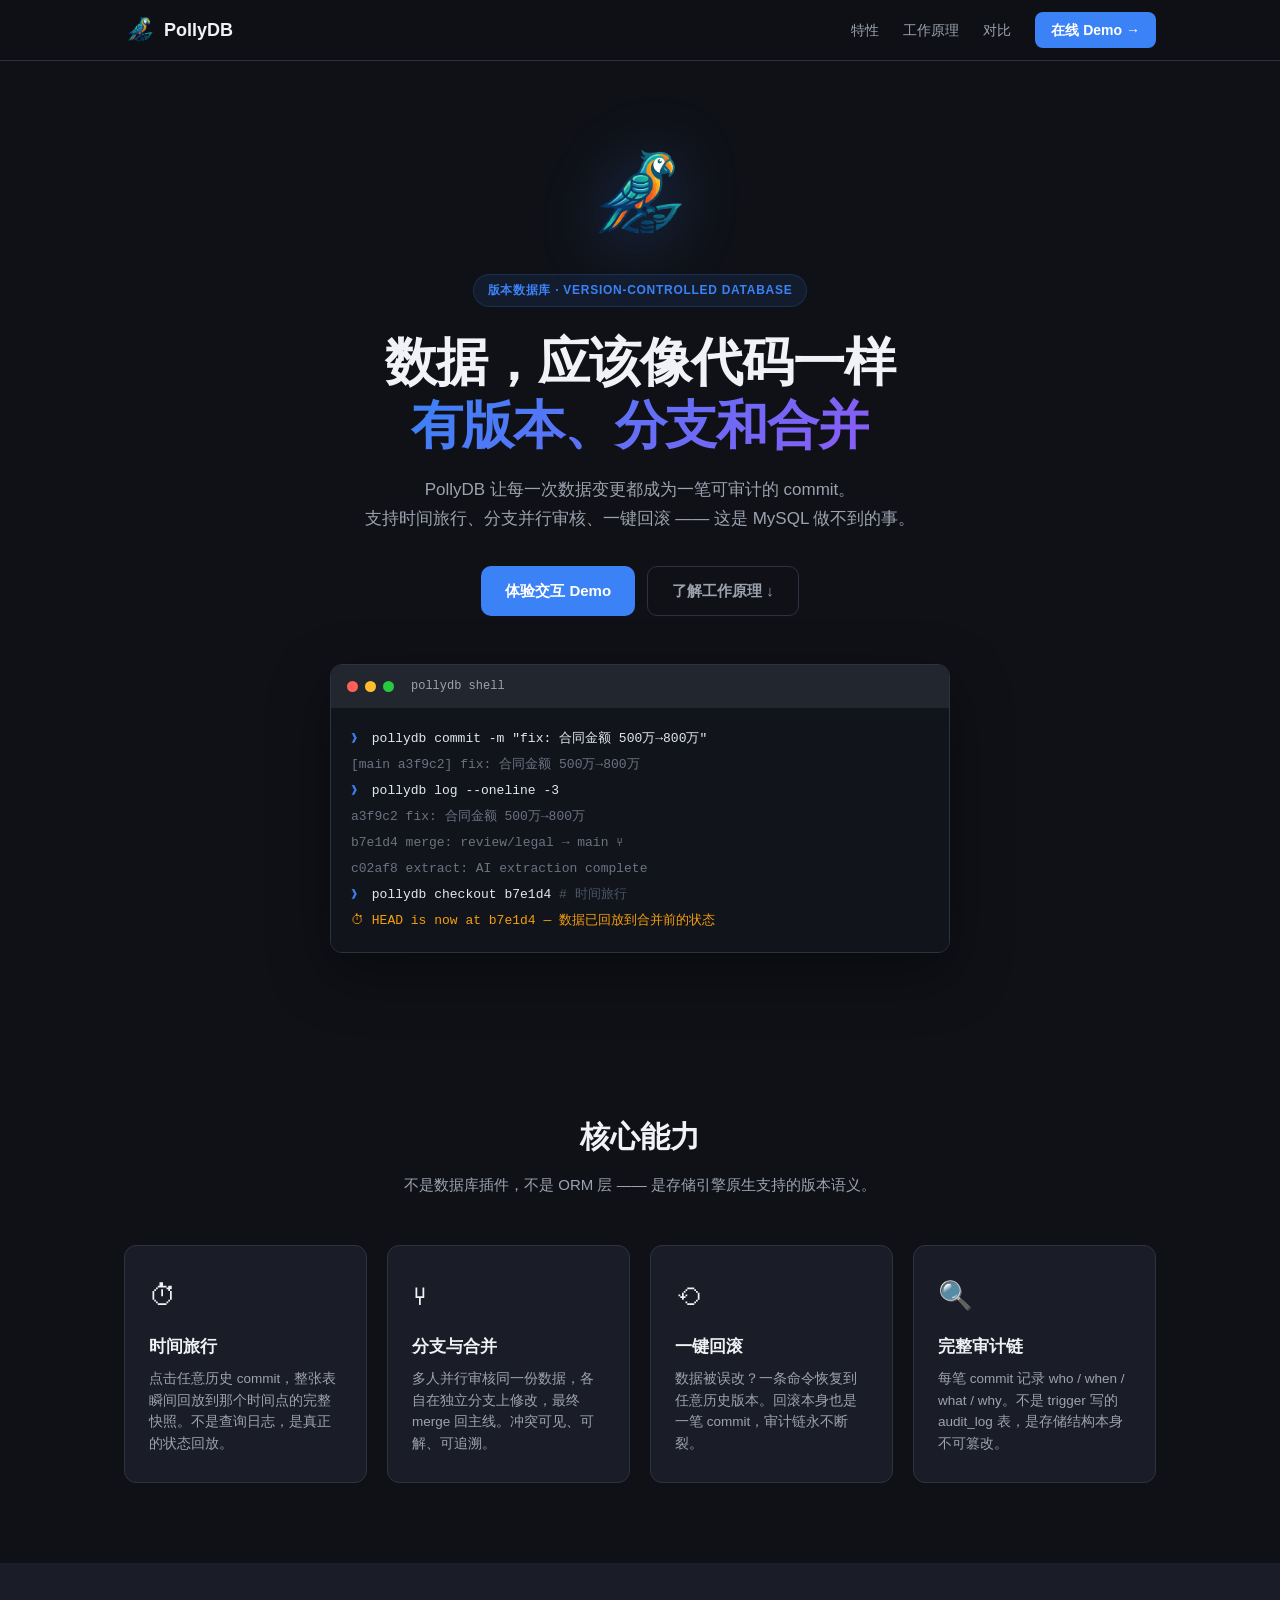
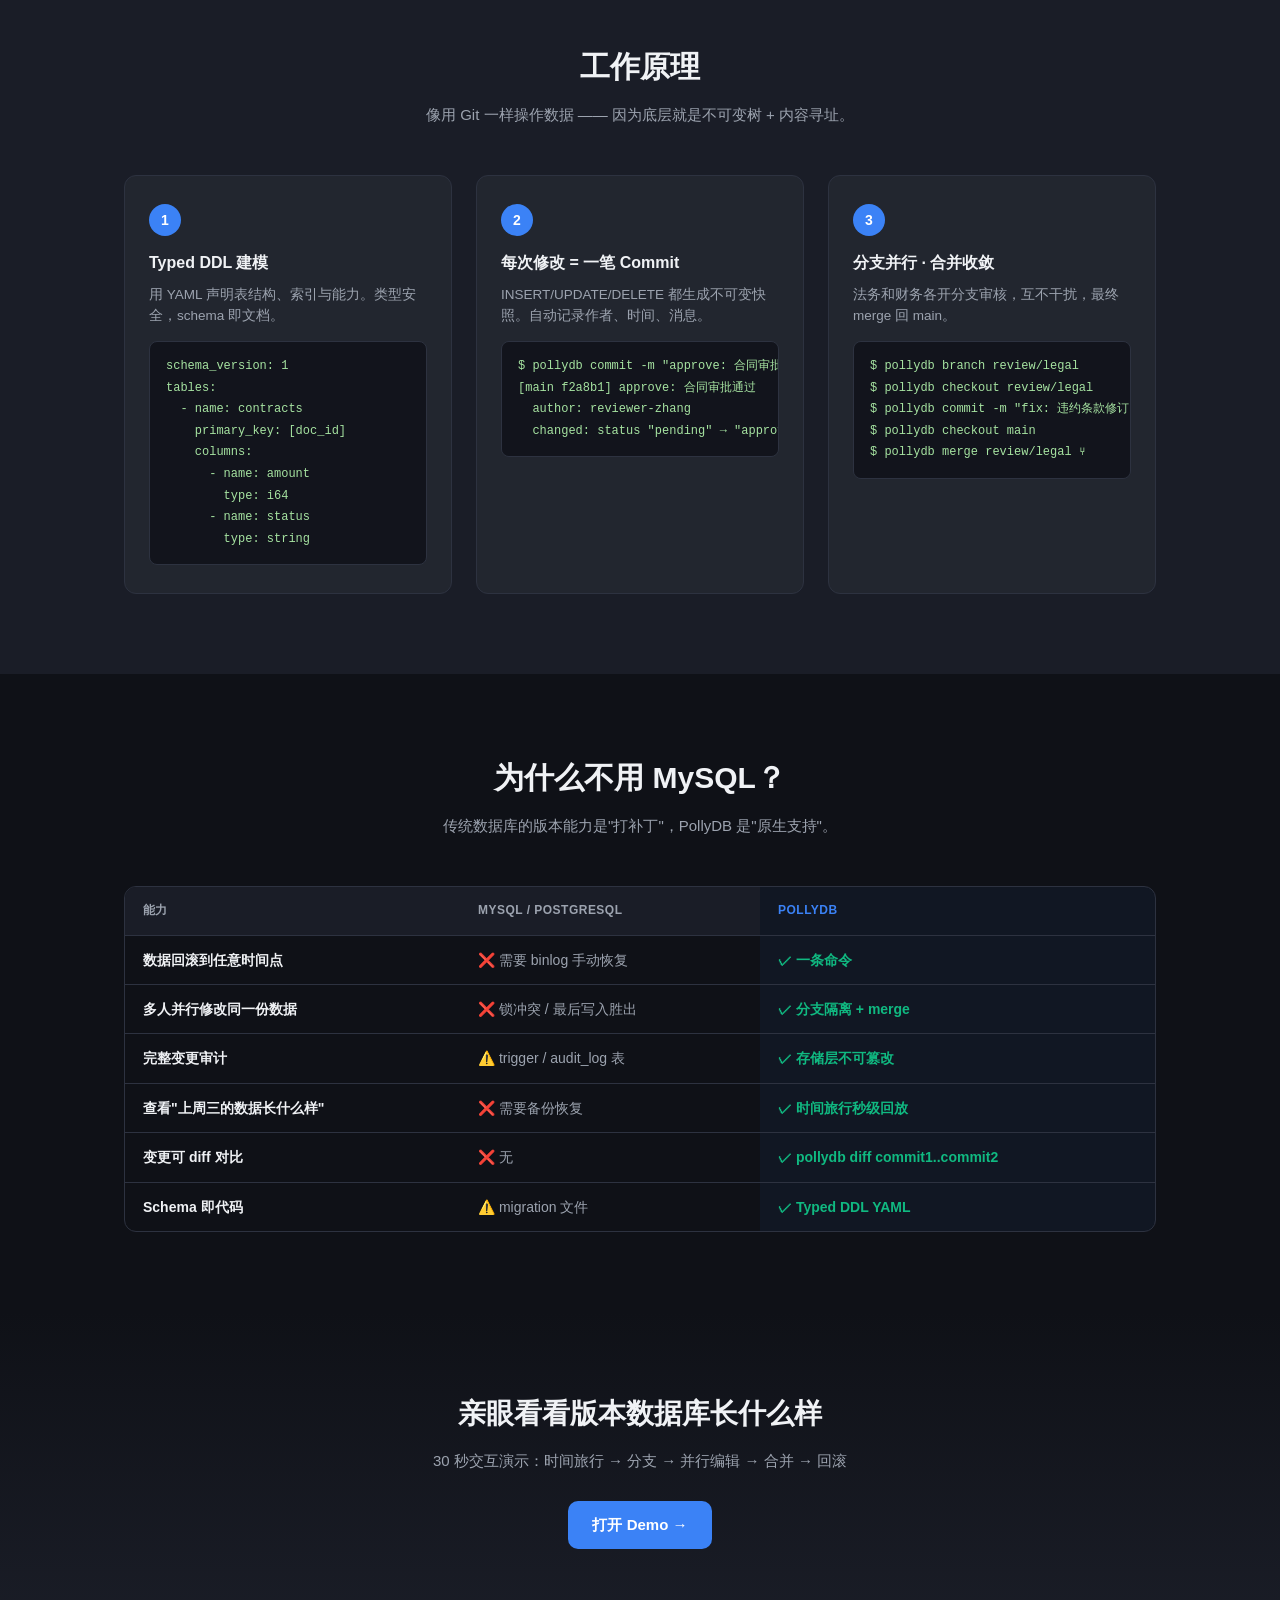
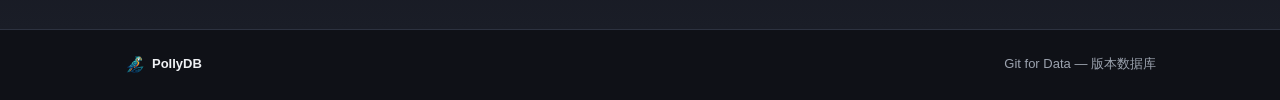
<file: demo/index.html>
<!doctype html>
<html lang="zh-CN">
<head>
  <meta charset="utf-8" />
  <meta name="viewport" content="width=device-width, initial-scale=1" />
  <title>PollyDB — Git for Data</title>
  <meta name="description" content="PollyDB 是版本数据库：数据像代码一样拥有提交历史、分支、合并与回滚能力。" />
  <link rel="stylesheet" href="./landing.css" />
</head>
<body>
  <!-- Nav -->
  <nav class="nav">
    <div class="container nav-inner">
      <a class="nav-brand" href="#">
        <img class="nav-logo" src="../assets/pollydb_logo.png" alt="PollyDB" />
        PollyDB
      </a>
      <div class="nav-links">
        <a href="#features">特性</a>
        <a href="#how">工作原理</a>
        <a href="#compare">对比</a>
        <a href="./commercialization/" class="nav-cta">在线 Demo →</a>
      </div>
    </div>
  </nav>

  <!-- Hero -->
  <header class="hero">
    <div class="container">
      <img class="hero-logo" src="../assets/pollydb_logo.png" alt="PollyDB" />
      <div class="hero-badge">版本数据库 · Version-Controlled Database</div>
      <h1>数据，应该像代码一样<br><span class="gradient-text">有版本、分支和合并</span></h1>
      <p class="hero-sub">PollyDB 让每一次数据变更都成为一笔可审计的 commit。<br>支持时间旅行、分支并行审核、一键回滚 —— 这是 MySQL 做不到的事。</p>
      <div class="hero-actions">
        <a href="./commercialization/" class="btn-hero primary">体验交互 Demo</a>
        <a href="#how" class="btn-hero ghost">了解工作原理 ↓</a>
      </div>
      <div class="hero-terminal">
        <div class="ht-header">
          <span class="ht-dot r"></span><span class="ht-dot y"></span><span class="ht-dot g"></span>
          <span class="ht-title">pollydb shell</span>
        </div>
        <div class="ht-body">
          <div class="ht-line"><span class="ht-prompt">❯</span> pollydb commit -m "fix: 合同金额 500万→800万"</div>
          <div class="ht-line ht-out">[main a3f9c2] fix: 合同金额 500万→800万</div>
          <div class="ht-line"><span class="ht-prompt">❯</span> pollydb log --oneline -3</div>
          <div class="ht-line ht-out">a3f9c2 fix: 合同金额 500万→800万</div>
          <div class="ht-line ht-out">b7e1d4 merge: review/legal → main ⑂</div>
          <div class="ht-line ht-out">c02af8 extract: AI extraction complete</div>
          <div class="ht-line"><span class="ht-prompt">❯</span> pollydb checkout b7e1d4 <span class="ht-comment"># 时间旅行</span></div>
          <div class="ht-line ht-out ht-highlight">⏱ HEAD is now at b7e1d4 — 数据已回放到合并前的状态</div>
        </div>
      </div>
    </div>
  </header>

  <!-- Features -->
  <section class="section" id="features">
    <div class="container">
      <h2 class="section-title">核心能力</h2>
      <p class="section-sub">不是数据库插件，不是 ORM 层 —— 是存储引擎原生支持的版本语义。</p>
      <div class="feature-grid">
        <div class="feature-card" data-anim>
          <div class="feature-icon">⏱</div>
          <h3>时间旅行</h3>
          <p>点击任意历史 commit，整张表瞬间回放到那个时间点的完整快照。不是查询日志，是真正的状态回放。</p>
        </div>
        <div class="feature-card" data-anim>
          <div class="feature-icon">⑂</div>
          <h3>分支与合并</h3>
          <p>多人并行审核同一份数据，各自在独立分支上修改，最终 merge 回主线。冲突可见、可解、可追溯。</p>
        </div>
        <div class="feature-card" data-anim>
          <div class="feature-icon">⟲</div>
          <h3>一键回滚</h3>
          <p>数据被误改？一条命令恢复到任意历史版本。回滚本身也是一笔 commit，审计链永不断裂。</p>
        </div>
        <div class="feature-card" data-anim>
          <div class="feature-icon">🔍</div>
          <h3>完整审计链</h3>
          <p>每笔 commit 记录 who / when / what / why。不是 trigger 写的 audit_log 表，是存储结构本身不可篡改。</p>
        </div>
      </div>
    </div>
  </section>

  <!-- How it works -->
  <section class="section alt" id="how">
    <div class="container">
      <h2 class="section-title">工作原理</h2>
      <p class="section-sub">像用 Git 一样操作数据 —— 因为底层就是不可变树 + 内容寻址。</p>
      <div class="how-grid">
        <div class="how-step" data-anim>
          <div class="how-num">1</div>
          <h4>Typed DDL 建模</h4>
          <p>用 YAML 声明表结构、索引与能力。类型安全，schema 即文档。</p>
          <pre class="how-code">schema_version: 1
tables:
  - name: contracts
    primary_key: [doc_id]
    columns:
      - name: amount
        type: i64
      - name: status
        type: string</pre>
        </div>
        <div class="how-step" data-anim>
          <div class="how-num">2</div>
          <h4>每次修改 = 一笔 Commit</h4>
          <p>INSERT/UPDATE/DELETE 都生成不可变快照。自动记录作者、时间、消息。</p>
          <pre class="how-code">$ pollydb commit -m "approve: 合同审批通过"
[main f2a8b1] approve: 合同审批通过
  author: reviewer-zhang
  changed: status "pending" → "approved"</pre>
        </div>
        <div class="how-step" data-anim>
          <div class="how-num">3</div>
          <h4>分支并行 · 合并收敛</h4>
          <p>法务和财务各开分支审核，互不干扰，最终 merge 回 main。</p>
          <pre class="how-code">$ pollydb branch review/legal
$ pollydb checkout review/legal
$ pollydb commit -m "fix: 违约条款修订"
$ pollydb checkout main
$ pollydb merge review/legal ⑂</pre>
        </div>
      </div>
    </div>
  </section>

  <!-- Comparison -->
  <section class="section" id="compare">
    <div class="container">
      <h2 class="section-title">为什么不用 MySQL？</h2>
      <p class="section-sub">传统数据库的版本能力是"打补丁"，PollyDB 是"原生支持"。</p>
      <div class="compare-table" data-anim>
        <table>
          <thead>
            <tr><th>能力</th><th>MySQL / PostgreSQL</th><th class="highlight-col">PollyDB</th></tr>
          </thead>
          <tbody>
            <tr><td>数据回滚到任意时间点</td><td>❌ 需要 binlog 手动恢复</td><td class="highlight-col">✓ 一条命令</td></tr>
            <tr><td>多人并行修改同一份数据</td><td>❌ 锁冲突 / 最后写入胜出</td><td class="highlight-col">✓ 分支隔离 + merge</td></tr>
            <tr><td>完整变更审计</td><td>⚠️ trigger / audit_log 表</td><td class="highlight-col">✓ 存储层不可篡改</td></tr>
            <tr><td>查看"上周三的数据长什么样"</td><td>❌ 需要备份恢复</td><td class="highlight-col">✓ 时间旅行秒级回放</td></tr>
            <tr><td>变更可 diff 对比</td><td>❌ 无</td><td class="highlight-col">✓ pollydb diff commit1..commit2</td></tr>
            <tr><td>Schema 即代码</td><td>⚠️ migration 文件</td><td class="highlight-col">✓ Typed DDL YAML</td></tr>
          </tbody>
        </table>
      </div>
    </div>
  </section>

  <!-- CTA -->
  <section class="cta-section">
    <div class="container">
      <h2>亲眼看看版本数据库长什么样</h2>
      <p>30 秒交互演示：时间旅行 → 分支 → 并行编辑 → 合并 → 回滚</p>
      <a href="./commercialization/" class="btn-hero primary">打开 Demo →</a>
    </div>
  </section>

  <!-- Footer -->
  <footer class="footer">
    <div class="container footer-inner">
      <span class="footer-brand"><img class="footer-logo" src="../assets/pollydb_logo.png" alt="" /> PollyDB</span>
      <span class="footer-note">Git for Data — 版本数据库</span>
    </div>
  </footer>

  <script src="./landing.js"></script>
</body>
</html>
</file>
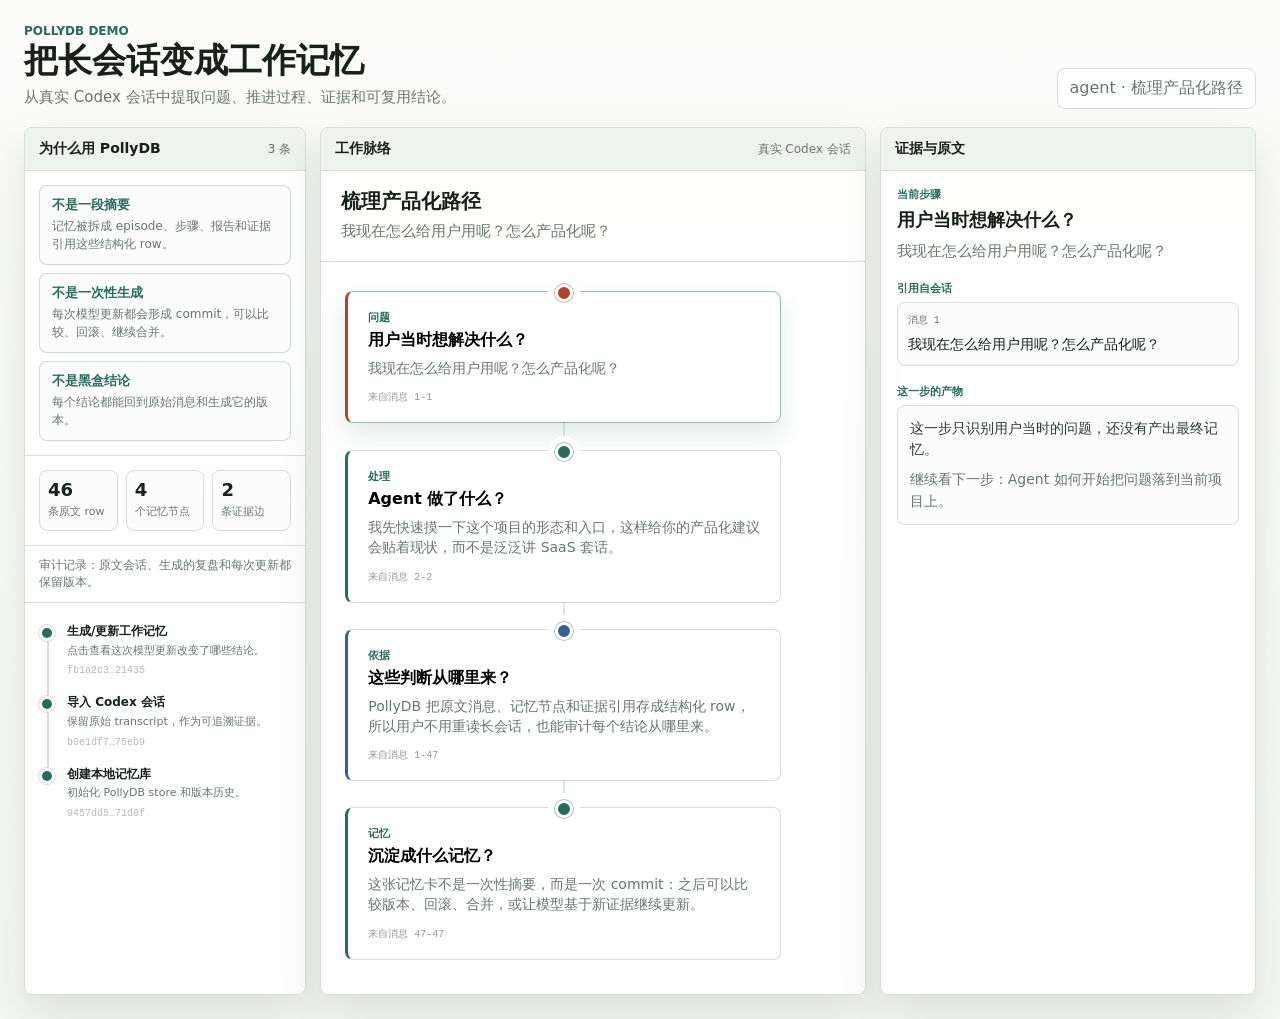
<file: demo/agent-history/index.html>
<!doctype html>
<html lang="zh-CN">
  <head>
    <meta charset="utf-8" />
    <meta name="viewport" content="width=device-width, initial-scale=1" />
    <title>把长会话变成工作记忆</title>
    <meta
      name="description"
      content="从真实 Codex 会话中提取问题、推进过程、证据和可复用结论。"
    />
    <link rel="stylesheet" href="./styles.css" />
  </head>
  <body>
    <main class="shell">
      <header class="topbar">
        <div>
          <p class="eyebrow">PollyDB Demo</p>
          <h1>把长会话变成工作记忆</h1>
          <p class="hero-copy">从真实 Codex 会话中提取问题、推进过程、证据和可复用结论。</p>
        </div>
        <div class="session-chip" id="sessionChip">loading</div>
      </header>

      <section class="workspace" aria-label="Agent history graph workspace">
        <aside class="panel commits-panel">
          <div class="panel-head">
            <h2>为什么用 PollyDB</h2>
            <span id="commitCount">0</span>
          </div>
          <div class="value-cards">
            <div class="value-card">
              <strong>不是一段摘要</strong>
              <span>记忆被拆成 episode、步骤、报告和证据引用这些结构化 row。</span>
            </div>
            <div class="value-card">
              <strong>不是一次性生成</strong>
              <span>每次模型更新都会形成 commit，可以比较、回滚、继续合并。</span>
            </div>
            <div class="value-card">
              <strong>不是黑盒结论</strong>
              <span>每个结论都能回到原始消息和生成它的版本。</span>
            </div>
          </div>
          <div class="summary-facts" id="summaryFacts"></div>
          <p class="panel-note">审计记录：原文会话、生成的复盘和每次更新都保留版本。</p>
          <div class="commit-list" id="commitList"></div>
        </aside>

        <section class="panel graph-panel">
          <div class="panel-head">
            <h2>工作脉络</h2>
            <span id="episodeStatus">真实 Codex 会话</span>
          </div>
          <div class="episode-summary">
            <h3 id="episodeTitle">一次工作会话</h3>
            <p id="episodeIntent"></p>
          </div>
          <div class="graph-stage" id="graphStage"></div>
        </section>

        <aside class="panel evidence-panel">
          <div class="panel-head">
            <h2>证据与原文</h2>
            <span id="rootHash"></span>
          </div>
          <div class="detail-stack">
            <div>
              <p class="label">当前步骤</p>
              <h3 id="detailTitle">选择一个步骤</h3>
              <p id="detailContent"></p>
            </div>
            <div>
              <p class="label">引用自会话</p>
              <div id="evidenceList" class="evidence-list"></div>
            </div>
            <div>
              <p class="label" id="memoryLabel">这一步的产物</p>
              <div id="memoryBlock" class="memory-block"></div>
            </div>
          </div>
        </aside>
      </section>
    </main>
    <script src="./demo-data.js"></script>
    <script src="./app.js"></script>
  </body>
</html>
</file>
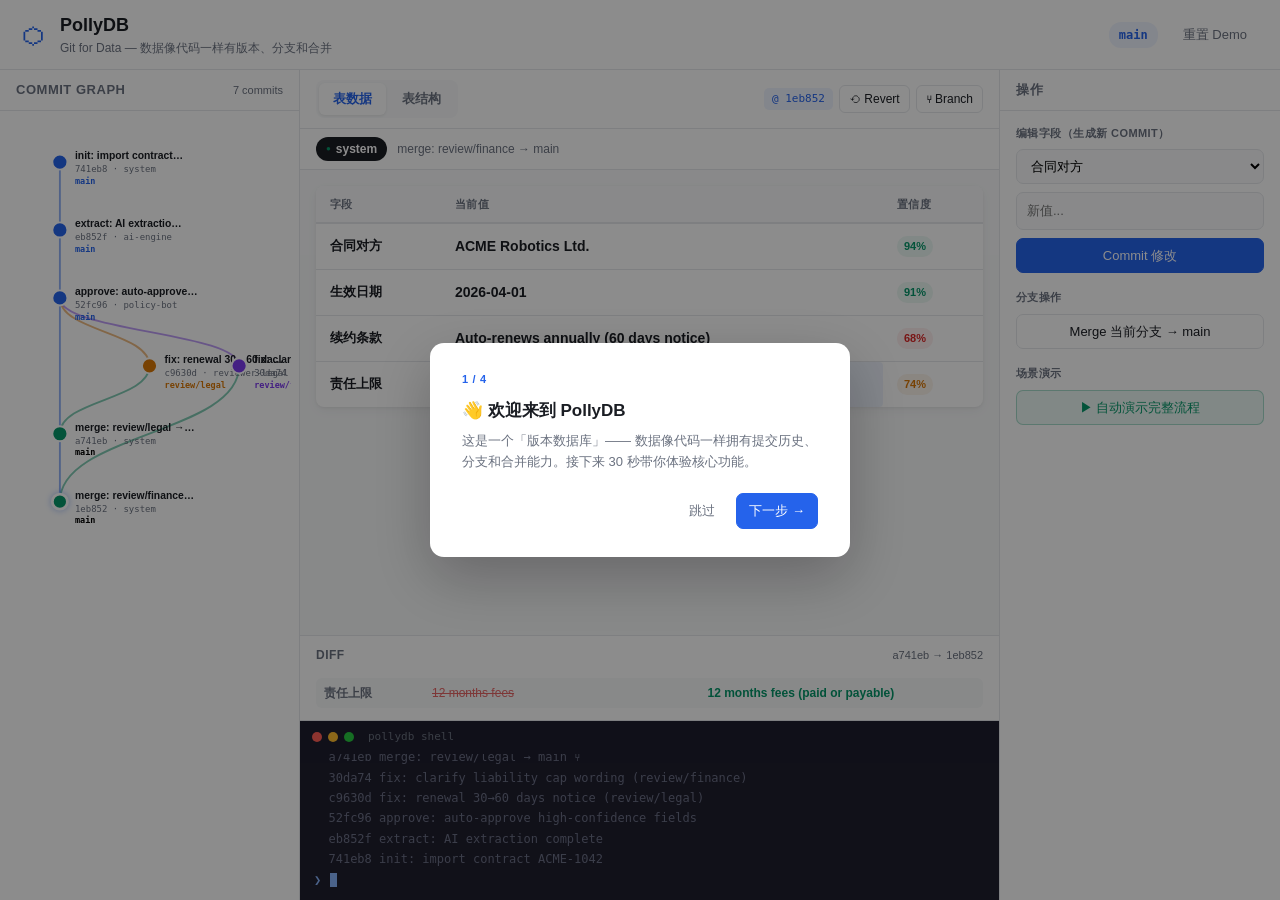
<file: demo/commercialization/index.html>
<!doctype html>
<html lang="zh-CN">
  <head>
    <meta charset="utf-8" />
    <meta name="viewport" content="width=device-width, initial-scale=1" />
    <title>PollyDB · Git for Data</title>
    <meta name="description" content="PollyDB 版本数据库交互演示：时间旅行、回滚、分支与合并。" />
    <link rel="stylesheet" href="./styles.css" />
  </head>
  <body>
    <div id="toastContainer" class="toast-container" aria-live="polite"></div>

    <!-- 引导浮层 -->
    <div class="onboard-overlay" id="onboardOverlay">
      <div class="onboard-card" id="onboardCard">
        <div class="onboard-step" id="onboardStep">1 / 4</div>
        <h3 id="onboardTitle"></h3>
        <p id="onboardDesc"></p>
        <div class="onboard-actions">
          <button class="btn btn-ghost" id="onboardSkip" type="button">跳过</button>
          <button class="btn btn-primary" id="onboardNext" type="button">下一步 →</button>
        </div>
      </div>
    </div>

    <main class="app">
      <!-- 顶栏 -->
      <header class="topbar">
        <div class="brand">
          <span class="brand-icon">⬡</span>
          <div>
            <h1>PollyDB</h1>
            <p>Git for Data — 数据像代码一样有版本、分支和合并</p>
          </div>
        </div>
        <div class="topbar-actions">
          <span class="branch-badge" id="currentBranch">main</span>
          <button class="btn btn-ghost" id="resetBtn" type="button">重置 Demo</button>
        </div>
      </header>

      <div class="main-grid">
        <!-- 左：DAG Commit Graph -->
        <section class="graph-panel">
          <div class="panel-header">
            <h2>Commit Graph</h2>
            <span class="hint" id="commitCount">0 commits</span>
          </div>
          <div class="graph-scroll" id="graphScroll">
            <svg id="dagSvg" class="dag-svg"></svg>
          </div>
        </section>

        <!-- 中：表数据 / 表结构 -->
        <section class="detail-panel">
          <div class="panel-header">
            <div class="tab-bar">
              <button class="tab active" id="tabData" type="button">表数据</button>
              <button class="tab" id="tabSchema" type="button">表结构</button>
            </div>
            <div class="snapshot-actions">
              <code class="snapshot-hash" id="snapshotTitle">@ —</code>
              <button class="btn btn-sm" id="revertBtn" type="button" title="回滚到此版本">⟲ Revert</button>
              <button class="btn btn-sm" id="branchBtn" type="button" title="从此创建分支">⑂ Branch</button>
            </div>
          </div>

          <!-- Commit 审计信息 -->
          <div class="commit-info-bar" id="commitInfoBar">
            <span class="commit-author" id="commitAuthor">—</span>
            <span class="commit-msg-text" id="commitMsg">选择一个 commit 查看详情</span>
          </div>

          <!-- Tab 1: 表数据 -->
          <div class="tab-content active" id="panelData">
            <div class="table-scroll">
              <table class="data-table" id="dataTable"></table>
            </div>
            <!-- Diff -->
            <div class="diff-section">
              <div class="panel-subheader">
                <h3>Diff</h3>
                <span id="diffLabel" class="hint"></span>
              </div>
              <div class="diff-list" id="diffList"></div>
            </div>
          </div>

          <!-- Tab 2: 表结构 -->
          <div class="tab-content" id="panelSchema">
            <div class="yaml-scroll">
              <pre class="yaml-block" id="yamlBlock"></pre>
            </div>
          </div>

          <!-- Terminal -->
          <div class="terminal">
            <div class="terminal-header">
              <span class="terminal-dot red"></span>
              <span class="terminal-dot yellow"></span>
              <span class="terminal-dot green"></span>
              <span class="terminal-title">pollydb shell</span>
            </div>
            <div class="terminal-body" id="terminalBody"></div>
          </div>
        </section>

        <!-- 右：操作面板 -->
        <section class="action-panel">
          <div class="panel-header">
            <h2>操作</h2>
          </div>
          <div class="action-body">
            <div class="action-group">
              <p class="action-label">编辑字段（生成新 commit）</p>
              <select id="fieldSelect" class="select"></select>
              <input id="fieldInput" class="input" type="text" placeholder="新值..." />
              <button class="btn btn-primary btn-block" id="editCommitBtn" type="button">Commit 修改</button>
            </div>
            <div class="action-group">
              <p class="action-label">分支操作</p>
              <button class="btn btn-block" id="mergeBtn" type="button">Merge 当前分支 → main</button>
            </div>
            <div class="action-group">
              <p class="action-label">场景演示</p>
              <button class="btn btn-block btn-accent" id="scenarioBtn" type="button">▶ 自动演示完整流程</button>
            </div>
          </div>
        </section>
      </div>
    </main>
    <script src="./app.js"></script>
  </body>
</html>
</file>
<file: demo/landing.css>
:root {
  --bg: #0f1117;
  --surface: #1a1d27;
  --surface-2: #22262f;
  --ink: #f0f2f5;
  --muted: #9ca3af;
  --line: #2d3240;
  --accent: #3b82f6;
  --accent-2: #8b5cf6;
  --green: #10b981;
  --orange: #f59e0b;
  --radius: 12px;
}

* { box-sizing: border-box; margin: 0; padding: 0; }
html { scroll-behavior: smooth; }
body {
  background: var(--bg); color: var(--ink);
  font-family: -apple-system, BlinkMacSystemFont, "Segoe UI", Inter, "Noto Sans SC", sans-serif;
  font-size: 16px; line-height: 1.6;
  -webkit-font-smoothing: antialiased;
}
a { color: inherit; text-decoration: none; }
.container { max-width: 1080px; margin: 0 auto; padding: 0 24px; }

/* Nav */
.nav { position: fixed; top: 0; left: 0; right: 0; z-index: 100; background: rgba(15,17,23,0.85); backdrop-filter: blur(12px); border-bottom: 1px solid var(--line); }
.nav-inner { display: flex; align-items: center; justify-content: space-between; height: 60px; }
.nav-brand { font-size: 18px; font-weight: 700; display: flex; align-items: center; gap: 8px; }
.nav-logo { height: 32px; width: auto; }
.nav-icon { color: var(--accent); font-size: 22px; }
.nav-links { display: flex; align-items: center; gap: 24px; font-size: 14px; color: var(--muted); }
.nav-links a:hover { color: var(--ink); }
.nav-cta { background: var(--accent); color: #fff !important; padding: 7px 16px; border-radius: 8px; font-weight: 600; transition: 0.2s; }
.nav-cta:hover { background: #2563eb; }

/* Hero */
.hero { padding: 140px 0 80px; text-align: center; }
.hero-logo { display: block; margin: 0 auto 24px; width: 110px; height: auto; filter: drop-shadow(0 8px 32px rgba(59,130,246,0.35)); }
.hero-badge { display: inline-block; font-size: 12px; font-weight: 600; letter-spacing: 0.06em; text-transform: uppercase; color: var(--accent); background: rgba(59,130,246,0.1); border: 1px solid rgba(59,130,246,0.2); padding: 6px 14px; border-radius: 20px; margin-bottom: 24px; }
.hero h1 { font-size: clamp(32px, 5vw, 52px); font-weight: 800; line-height: 1.2; letter-spacing: -0.02em; margin-bottom: 20px; }
.gradient-text { background: linear-gradient(135deg, var(--accent), var(--accent-2)); -webkit-background-clip: text; -webkit-text-fill-color: transparent; background-clip: text; }
.hero-sub { font-size: 17px; color: var(--muted); max-width: 600px; margin: 0 auto 32px; line-height: 1.7; }
.hero-actions { display: flex; gap: 12px; justify-content: center; flex-wrap: wrap; margin-bottom: 48px; }
.btn-hero { display: inline-flex; align-items: center; gap: 6px; padding: 12px 24px; border-radius: 10px; font-size: 15px; font-weight: 600; transition: 0.2s; }
.btn-hero.primary { background: var(--accent); color: #fff; }
.btn-hero.primary:hover { background: #2563eb; transform: translateY(-1px); box-shadow: 0 8px 24px rgba(59,130,246,0.3); }
.btn-hero.ghost { border: 1px solid var(--line); color: var(--muted); }
.btn-hero.ghost:hover { border-color: var(--accent); color: var(--ink); }

/* Hero Terminal */
.hero-terminal { max-width: 620px; margin: 0 auto; border-radius: 12px; overflow: hidden; border: 1px solid var(--line); box-shadow: 0 20px 60px rgba(0,0,0,0.4); text-align: left; }
.ht-header { display: flex; align-items: center; gap: 7px; padding: 12px 16px; background: var(--surface-2); }
.ht-dot { width: 11px; height: 11px; border-radius: 50%; }
.ht-dot.r { background: #ff5f57; } .ht-dot.y { background: #febc2e; } .ht-dot.g { background: #28c840; }
.ht-title { margin-left: 10px; font-size: 12px; color: var(--muted); font-family: ui-monospace, monospace; }
.ht-body { background: #12141c; padding: 18px 20px; font-family: ui-monospace, SFMono-Regular, Menlo, monospace; font-size: 13px; line-height: 2; }
.ht-line { color: #e2e8f0; white-space: pre-wrap; }
.ht-prompt { color: var(--accent); margin-right: 6px; }
.ht-out { color: #6b7280; }
.ht-highlight { color: var(--orange); }
.ht-comment { color: #4b5563; }

/* Sections */
.section { padding: 80px 0; }
.section.alt { background: var(--surface); }
.section-title { font-size: 30px; font-weight: 800; text-align: center; margin-bottom: 12px; }
.section-sub { text-align: center; color: var(--muted); font-size: 15px; margin-bottom: 48px; }

/* Features */
.feature-grid { display: grid; grid-template-columns: repeat(auto-fit, minmax(240px, 1fr)); gap: 20px; }
.feature-card { background: var(--surface); border: 1px solid var(--line); border-radius: var(--radius); padding: 28px 24px; transition: 0.25s; }
.section.alt .feature-card { background: var(--surface-2); }
.feature-card:hover { border-color: var(--accent); transform: translateY(-3px); box-shadow: 0 12px 32px rgba(0,0,0,0.3); }
.feature-icon { font-size: 28px; margin-bottom: 14px; }
.feature-card h3 { font-size: 17px; font-weight: 700; margin-bottom: 8px; }
.feature-card p { font-size: 13.5px; color: var(--muted); line-height: 1.6; }

/* How it works */
.how-grid { display: grid; grid-template-columns: repeat(auto-fit, minmax(300px, 1fr)); gap: 24px; }
.how-step { background: var(--surface-2); border: 1px solid var(--line); border-radius: var(--radius); padding: 28px 24px; }
.how-num { width: 32px; height: 32px; border-radius: 50%; background: var(--accent); color: #fff; display: flex; align-items: center; justify-content: center; font-size: 14px; font-weight: 700; margin-bottom: 14px; }
.how-step h4 { font-size: 16px; font-weight: 700; margin-bottom: 8px; }
.how-step p { font-size: 13.5px; color: var(--muted); margin-bottom: 14px; }
.how-code { background: #12141c; border: 1px solid var(--line); border-radius: 8px; padding: 14px 16px; font-family: ui-monospace, SFMono-Regular, Menlo, monospace; font-size: 12px; line-height: 1.8; color: #a6e3a1; overflow-x: auto; white-space: pre; }

/* Comparison */
.compare-table { overflow-x: auto; border-radius: var(--radius); border: 1px solid var(--line); }
.compare-table table { width: 100%; border-collapse: collapse; font-size: 14px; }
.compare-table th { background: var(--surface); padding: 14px 18px; text-align: left; font-size: 12px; text-transform: uppercase; letter-spacing: 0.04em; color: var(--muted); border-bottom: 1px solid var(--line); }
.compare-table td { padding: 13px 18px; border-bottom: 1px solid var(--line); color: var(--muted); }
.compare-table tr:last-child td { border-bottom: none; }
.compare-table td:first-child { color: var(--ink); font-weight: 600; }
.compare-table .highlight-col { background: rgba(59,130,246,0.05); color: var(--green); font-weight: 600; }
.compare-table th.highlight-col { color: var(--accent); }

/* CTA */
.cta-section { padding: 80px 0; text-align: center; background: linear-gradient(180deg, var(--bg), var(--surface)); }
.cta-section h2 { font-size: 28px; font-weight: 800; margin-bottom: 12px; }
.cta-section p { color: var(--muted); margin-bottom: 28px; font-size: 15px; }

/* Footer */
.footer { border-top: 1px solid var(--line); padding: 24px 0; }
.footer-inner { display: flex; align-items: center; justify-content: space-between; font-size: 13px; color: var(--muted); }
.footer-brand { font-weight: 700; color: var(--ink); display: inline-flex; align-items: center; gap: 6px; }
.footer-logo { height: 22px; width: auto; }

/* Scroll animation */
[data-anim] { opacity: 0; transform: translateY(24px); transition: opacity 0.6s ease, transform 0.6s ease; }
[data-anim].visible { opacity: 1; transform: translateY(0); }

/* Responsive */
@media (max-width: 768px) {
  .nav-links a:not(.nav-cta) { display: none; }
  .hero { padding: 110px 0 60px; }
  .hero h1 { font-size: 28px; }
  .how-grid { grid-template-columns: 1fr; }
  .compare-table { font-size: 12px; }
}
</file>
<file: demo/agent-history/styles.css>
:root {
  color-scheme: light;
  --bg: #f5f7f4;
  --ink: #17201b;
  --muted: #69766f;
  --line: #d7ded7;
  --panel: #ffffff;
  --panel-2: #edf3ee;
  --accent: #276b5c;
  --accent-2: #b2432f;
  --accent-3: #385f91;
  --shadow: 0 18px 42px rgba(24, 37, 31, 0.11);
}

* {
  box-sizing: border-box;
}

body {
  margin: 0;
  min-height: 100vh;
  background:
    linear-gradient(180deg, rgba(255, 255, 255, 0.58), rgba(245, 247, 244, 0.92)),
    var(--bg);
  color: var(--ink);
  font-family:
    Inter, ui-sans-serif, system-ui, -apple-system, BlinkMacSystemFont, "Segoe UI", sans-serif;
}

button,
input,
textarea {
  font: inherit;
}

.shell {
  min-height: 100vh;
  padding: 24px;
}

.topbar {
  display: flex;
  align-items: end;
  justify-content: space-between;
  gap: 20px;
  margin: 0 auto 18px;
  max-width: 1480px;
}

.eyebrow {
  margin: 0 0 4px;
  color: var(--accent);
  font-size: 12px;
  font-weight: 700;
  letter-spacing: 0;
  text-transform: uppercase;
}

h1,
h2,
h3,
p {
  margin: 0;
}

h1 {
  font-size: 34px;
  line-height: 1.1;
}

.hero-copy {
  max-width: 720px;
  margin-top: 8px;
  color: var(--muted);
  font-size: 15px;
  line-height: 1.45;
}

.session-chip {
  max-width: 46vw;
  overflow: hidden;
  border: 1px solid var(--line);
  border-radius: 8px;
  background: #fff;
  padding: 9px 12px;
  color: var(--muted);
  text-overflow: ellipsis;
  white-space: nowrap;
}

.workspace {
  display: grid;
  grid-template-columns: minmax(220px, 0.75fr) minmax(420px, 1.45fr) minmax(320px, 1fr);
  gap: 14px;
  max-width: 1480px;
  margin: 0 auto;
}

.panel {
  min-height: calc(100vh - 110px);
  border: 1px solid var(--line);
  border-radius: 8px;
  background: rgba(255, 255, 255, 0.92);
  box-shadow: var(--shadow);
  overflow: hidden;
}

.panel-head {
  display: flex;
  align-items: center;
  justify-content: space-between;
  gap: 12px;
  border-bottom: 1px solid var(--line);
  background: var(--panel-2);
  padding: 12px 14px;
}

.panel-head h2 {
  font-size: 14px;
  font-weight: 760;
}

.panel-head span {
  color: var(--muted);
  font-size: 12px;
}

.panel-note {
  border-bottom: 1px solid var(--line);
  padding: 11px 14px;
  color: var(--muted);
  font-size: 12px;
  line-height: 1.45;
}

.value-cards {
  display: grid;
  gap: 8px;
  border-bottom: 1px solid var(--line);
  padding: 14px;
}

.value-card {
  border: 1px solid rgba(39, 107, 92, 0.22);
  border-radius: 8px;
  background: #fbfcfb;
  padding: 11px 12px;
}

.value-card strong,
.value-card span {
  display: block;
}

.value-card strong {
  color: var(--accent);
  font-size: 13px;
  line-height: 1.25;
}

.value-card span {
  margin-top: 5px;
  color: var(--muted);
  font-size: 12px;
  line-height: 1.45;
}

.summary-facts {
  display: grid;
  grid-template-columns: repeat(3, minmax(0, 1fr));
  gap: 8px;
  border-bottom: 1px solid var(--line);
  padding: 14px;
}

.fact {
  border: 1px solid var(--line);
  border-radius: 8px;
  background: #fbfcfb;
  padding: 10px 8px;
}

.fact strong,
.fact span {
  display: block;
}

.fact strong {
  color: var(--ink);
  font-size: 18px;
  line-height: 1;
}

.fact span {
  margin-top: 6px;
  color: var(--muted);
  font-size: 11px;
  line-height: 1.3;
}

.commit-list {
  display: flex;
  flex-direction: column;
  padding: 12px 14px 16px;
}

.commit {
  position: relative;
  display: grid;
  grid-template-columns: 18px 1fr;
  gap: 10px;
  width: 100%;
  border: 0;
  background: transparent;
  padding: 8px 0;
  color: inherit;
  cursor: pointer;
  text-align: left;
}

.commit::before {
  content: "";
  position: absolute;
  left: 8px;
  top: 26px;
  bottom: -10px;
  width: 2px;
  background: var(--line);
}

.commit:last-child::before {
  display: none;
}

.commit:hover .commit-title {
  color: var(--accent);
}

.commit-dot {
  width: 16px;
  height: 16px;
  border: 3px solid #fff;
  border-radius: 999px;
  background: var(--accent);
  box-shadow: 0 0 0 1px var(--line);
  margin-top: 2px;
}

.commit-title {
  color: var(--ink);
  font-size: 12px;
  font-weight: 700;
  line-height: 1.35;
}

.commit-copy {
  margin-top: 3px;
  color: var(--muted);
  font-size: 11px;
  line-height: 1.45;
}

.commit-meta {
  margin-top: 6px;
  color: var(--muted);
  font-family: ui-monospace, SFMono-Regular, Menlo, Consolas, monospace;
  font-size: 10px;
  line-height: 1.4;
  word-break: break-all;
  opacity: 0.48;
}

.episode-summary {
  border-bottom: 1px solid var(--line);
  padding: 18px 20px;
}

.episode-summary h3 {
  margin-bottom: 6px;
  font-size: 20px;
  line-height: 1.25;
}

.episode-summary p {
  color: var(--muted);
  font-size: 15px;
  line-height: 1.5;
}

.graph-stage {
  position: relative;
  min-height: calc(100vh - 230px);
  padding: 30px 24px 34px;
}

.graph-node {
  position: relative;
  z-index: 1;
  width: min(520px, 88%);
  margin: 0 auto 26px;
  border: 1px solid var(--line);
  border-left: 3px solid var(--accent);
  border-radius: 8px;
  background: #fff;
  padding: 18px 20px;
  cursor: pointer;
  text-align: left;
  transition:
    transform 140ms ease,
    border-color 140ms ease,
    box-shadow 140ms ease;
}

.graph-node:last-child {
  margin-bottom: 0;
}

.graph-node::before {
  position: absolute;
  top: -8px;
  left: 50%;
  width: 12px;
  height: 12px;
  border: 3px solid #fff;
  border-radius: 999px;
  background: var(--accent);
  box-shadow:
    0 0 0 1px rgba(39, 107, 92, 0.38),
    0 0 0 7px #fff;
  content: "";
  transform: translateX(-50%);
}

.graph-node::after {
  position: absolute;
  top: 100%;
  left: 50%;
  width: 1px;
  height: 26px;
  background: rgba(39, 107, 92, 0.32);
  content: "";
  transform: translateX(-0.5px);
}

.graph-node:last-child::after {
  display: none;
}

.graph-node:hover,
.graph-node.active {
  border-color: rgba(39, 107, 92, 0.45);
  box-shadow: 0 12px 24px rgba(39, 107, 92, 0.13);
  transform: translateY(-1px);
}

.graph-node[data-kind="problem"] {
  border-left-color: var(--accent-2);
}

.graph-node[data-kind="problem"]::before {
  background: var(--accent-2);
  box-shadow:
    0 0 0 1px rgba(178, 67, 47, 0.4),
    0 0 0 7px #fff;
}

.graph-node[data-kind="evidence"] {
  border-left-color: var(--accent-3);
}

.graph-node[data-kind="evidence"]::before {
  background: var(--accent-3);
  box-shadow:
    0 0 0 1px rgba(56, 95, 145, 0.38),
    0 0 0 7px #fff;
}

.graph-node[data-kind="outcome"] {
  border-left-color: var(--accent);
}

.node-kind {
  color: var(--accent);
  font-size: 11px;
  font-weight: 800;
  letter-spacing: 0;
  text-transform: uppercase;
}

.node-title {
  margin-top: 5px;
  font-size: 16px;
  font-weight: 760;
  line-height: 1.25;
}

.node-content {
  margin-top: 8px;
  color: var(--muted);
  font-size: 14px;
  line-height: 1.45;
}

.node-meta {
  display: flex;
  gap: 8px;
  margin-top: 12px;
  color: var(--muted);
  font-family: ui-monospace, SFMono-Regular, Menlo, Consolas, monospace;
  font-size: 10px;
  opacity: 0.72;
}

.detail-stack {
  display: grid;
  gap: 18px;
  padding: 16px;
}

.label {
  margin-bottom: 6px;
  color: var(--accent);
  font-size: 11px;
  font-weight: 800;
  letter-spacing: 0;
  text-transform: uppercase;
}

#detailTitle {
  margin-bottom: 8px;
  font-size: 18px;
}

#detailContent {
  color: var(--muted);
  font-size: 15px;
  line-height: 1.55;
}

.evidence-list {
  display: grid;
  gap: 10px;
}

.evidence {
  border: 1px solid var(--line);
  border-radius: 8px;
  background: #fbfcfb;
  padding: 10px;
}

.evidence-key {
  color: var(--muted);
  font-family: ui-monospace, SFMono-Regular, Menlo, Consolas, monospace;
  font-size: 10px;
  text-transform: uppercase;
  word-break: break-all;
}

.evidence-text {
  margin-top: 7px;
  font-size: 14px;
  line-height: 1.45;
  white-space: pre-wrap;
}

.memory-block {
  border: 1px solid var(--line);
  border-radius: 8px;
  background: #fbfcfb;
  padding: 12px;
  color: #2d3a33;
  font-size: 14px;
  line-height: 1.55;
}

.memory-block p + p {
  margin-top: 8px;
}

.takeaway {
  color: var(--muted);
}

.memory-card {
  max-height: 260px;
  overflow: auto;
  color: #243029;
  font-family: inherit;
  font-size: 13px;
  line-height: 1.55;
  white-space: pre-wrap;
}

.diff-block {
  display: grid;
  gap: 12px;
}

.diff-columns {
  display: grid;
  grid-template-columns: 1fr 1fr;
  gap: 10px;
}

.diff-version {
  border: 1px solid var(--line);
  border-radius: 8px;
  background: #fff;
  padding: 10px;
}

.diff-version.current {
  border-color: rgba(39, 107, 92, 0.34);
  background: #f7fbf8;
}

.diff-label {
  margin-bottom: 7px;
  color: var(--accent);
  font-size: 11px;
  font-weight: 800;
}

.muted-line {
  color: var(--muted);
  font-size: 12px;
}

.diff-list {
  display: grid;
  gap: 8px;
}

.diff-item {
  border-left: 3px solid var(--line);
  background: #fff;
  padding: 9px 10px;
}

.diff-item strong,
.diff-item span {
  display: block;
}

.diff-item strong {
  font-size: 12px;
}

.diff-item span {
  margin-top: 3px;
  color: var(--muted);
  font-size: 13px;
}

.diff-item.add {
  border-left-color: var(--accent);
}

.diff-item.change {
  border-left-color: var(--accent-3);
}

.diff-item.keep {
  border-left-color: #8a7b33;
}

@media (max-width: 1060px) {
  .shell {
    padding: 14px;
  }

  .topbar {
    align-items: start;
    flex-direction: column;
  }

  h1 {
    font-size: 30px;
  }

  .session-chip {
    max-width: 100%;
  }

  .workspace {
    grid-template-columns: 1fr;
  }

  .panel {
    min-height: auto;
  }

  .graph-stage {
    min-height: 520px;
  }

  .graph-node {
    width: 100%;
    padding-left: 42px;
  }

  .graph-node::after,
  .graph-node::before {
    left: 20px;
  }

  .diff-columns {
    grid-template-columns: 1fr;
  }
}
</file>
<file: demo/commercialization/styles.css>
:root {
  --bg: #f8f9fa;
  --surface: #ffffff;
  --ink: #1a1d23;
  --muted: #6b7280;
  --line: #e5e7eb;
  --accent: #2563eb;
  --accent-light: rgba(37, 99, 235, 0.08);
  --green: #059669;
  --green-light: rgba(5, 150, 105, 0.08);
  --orange: #d97706;
  --orange-light: rgba(217, 119, 6, 0.08);
  --purple: #7c3aed;
  --purple-light: rgba(124, 58, 237, 0.08);
  --red: #dc2626;
  --radius: 10px;
  --shadow: 0 1px 3px rgba(0,0,0,0.06), 0 4px 12px rgba(0,0,0,0.04);
  --transition: 0.2s cubic-bezier(0.4, 0, 0.2, 1);
}

* { box-sizing: border-box; }
body {
  margin: 0; min-height: 100vh;
  background: var(--bg); color: var(--ink);
  font-family: -apple-system, BlinkMacSystemFont, "Segoe UI", Inter, sans-serif;
  font-size: 14px; line-height: 1.5;
}
button, input, select { font: inherit; }
h1, h2, h3, p { margin: 0; }

@keyframes fadeIn { from { opacity: 0; transform: translateY(6px); } to { opacity: 1; transform: translateY(0); } }
@keyframes slideIn { from { opacity: 0; transform: translateX(-8px); } to { opacity: 1; transform: translateX(0); } }
@keyframes pulse { 0%,100% { box-shadow: 0 0 0 0 rgba(37,99,235,0.3); } 50% { box-shadow: 0 0 0 5px rgba(37,99,235,0); } }
@keyframes toastIn { from { opacity: 0; transform: translateY(-12px) scale(0.96); } to { opacity: 1; transform: translateY(0) scale(1); } }
@keyframes toastOut { from { opacity: 1; } to { opacity: 0; transform: translateY(-8px); } }
@keyframes blink { 0%,100% { opacity: 1; } 50% { opacity: 0; } }
@keyframes cellFlash { 0% { background: rgba(37,99,235,0.25); } 100% { background: transparent; } }
@keyframes nodeAppear { from { opacity: 0; transform: scale(0.6); } to { opacity: 1; transform: scale(1); } }

/* Toast */
.toast-container { position: fixed; top: 16px; right: 16px; z-index: 9999; display: flex; flex-direction: column; gap: 8px; pointer-events: none; }
.toast { display: flex; align-items: center; gap: 10px; min-width: 260px; max-width: 380px; border-radius: 8px; background: var(--surface); border: 1px solid var(--line); box-shadow: 0 8px 24px rgba(0,0,0,0.12); padding: 10px 14px; animation: toastIn 0.25s ease; pointer-events: auto; }
.toast.removing { animation: toastOut 0.2s ease forwards; }
.toast-icon { width: 24px; height: 24px; border-radius: 50%; display: flex; align-items: center; justify-content: center; font-size: 12px; flex-shrink: 0; }
.toast.success .toast-icon { background: var(--green-light); color: var(--green); }
.toast.info .toast-icon { background: var(--accent-light); color: var(--accent); }
.toast.warning .toast-icon { background: var(--orange-light); color: var(--orange); }
.toast-title { font-size: 13px; font-weight: 600; }
.toast-msg { font-size: 12px; color: var(--muted); margin-top: 1px; }

/* Onboarding */
.onboard-overlay { position: fixed; inset: 0; z-index: 8000; background: rgba(0,0,0,0.45); display: flex; align-items: center; justify-content: center; opacity: 1; transition: opacity 0.3s ease; }
.onboard-overlay.hidden { opacity: 0; pointer-events: none; }
.onboard-card { background: var(--surface); border-radius: 14px; padding: 28px 32px; max-width: 420px; width: 90%; box-shadow: 0 20px 60px rgba(0,0,0,0.25); animation: fadeIn 0.3s ease; }
.onboard-step { font-size: 11px; font-weight: 700; color: var(--accent); text-transform: uppercase; letter-spacing: 0.06em; margin-bottom: 10px; }
.onboard-card h3 { font-size: 17px; font-weight: 700; margin-bottom: 8px; }
.onboard-card p { font-size: 13px; color: var(--muted); line-height: 1.6; margin-bottom: 20px; }
.onboard-actions { display: flex; justify-content: flex-end; gap: 8px; }

/* Layout */
.app { display: flex; flex-direction: column; height: 100vh; overflow: hidden; }
.topbar { display: flex; align-items: center; justify-content: space-between; padding: 12px 20px; border-bottom: 1px solid var(--line); background: var(--surface); }
.brand { display: flex; align-items: center; gap: 12px; }
.brand-icon { font-size: 28px; color: var(--accent); }
.brand h1 { font-size: 18px; font-weight: 700; }
.brand p { font-size: 12px; color: var(--muted); }
.topbar-actions { display: flex; align-items: center; gap: 12px; }
.branch-badge { background: var(--accent-light); color: var(--accent); font-size: 12px; font-weight: 600; padding: 4px 10px; border-radius: 12px; font-family: ui-monospace, monospace; }

.main-grid { display: grid; grid-template-columns: 300px 1fr 280px; flex: 1; overflow: hidden; }

/* Panels */
.graph-panel, .detail-panel, .action-panel { display: flex; flex-direction: column; overflow: hidden; border-right: 1px solid var(--line); }
.action-panel { border-right: none; }
.panel-header { display: flex; align-items: center; justify-content: space-between; padding: 10px 16px; border-bottom: 1px solid var(--line); background: var(--surface); flex-shrink: 0; gap: 10px; flex-wrap: nowrap; }
.panel-header h2 { font-size: 13px; font-weight: 700; text-transform: uppercase; letter-spacing: 0.04em; color: var(--muted); }
.panel-subheader { display: flex; align-items: center; justify-content: space-between; padding: 10px 16px 6px; }
.panel-subheader h3 { font-size: 12px; font-weight: 700; text-transform: uppercase; letter-spacing: 0.04em; color: var(--muted); }
.hint { font-size: 11px; color: var(--muted); }

/* Tabs */
.tab-bar { display: flex; gap: 2px; background: var(--bg); border-radius: 8px; padding: 3px; }
.tab { border: none; background: transparent; padding: 6px 14px; font-size: 13px; font-weight: 600; color: var(--muted); cursor: pointer; border-radius: 6px; transition: var(--transition); }
.tab:hover { color: var(--ink); }
.tab.active { background: var(--surface); color: var(--accent); box-shadow: 0 1px 3px rgba(0,0,0,0.08); }
.tab-content { display: none; flex: 1; flex-direction: column; overflow: hidden; }
.tab-content.active { display: flex; }

/* Buttons */
.btn { display: inline-flex; align-items: center; gap: 5px; border: 1px solid var(--line); border-radius: 7px; background: var(--surface); padding: 7px 12px; font-size: 13px; font-weight: 500; color: var(--ink); cursor: pointer; transition: var(--transition); white-space: nowrap; }
.btn:hover { border-color: var(--accent); color: var(--accent); background: var(--accent-light); }
.btn:active { transform: scale(0.97); }
.btn-primary { background: var(--accent); border-color: var(--accent); color: #fff; }
.btn-primary:hover { background: #1d4ed8; color: #fff; }
.btn-accent { background: var(--green-light); border-color: rgba(5,150,105,0.3); color: var(--green); }
.btn-accent:hover { background: rgba(5,150,105,0.14); }
.btn-ghost { border-color: transparent; background: transparent; color: var(--muted); }
.btn-ghost:hover { background: var(--bg); color: var(--ink); }
.btn-sm { padding: 4px 9px; font-size: 12px; border-radius: 6px; }
.btn-block { width: 100%; justify-content: center; }
.snapshot-actions { display: flex; gap: 6px; align-items: center; flex-shrink: 0; }
.snapshot-hash { font-family: ui-monospace, monospace; font-size: 11px; color: var(--accent); background: var(--accent-light); padding: 3px 8px; border-radius: 5px; white-space: nowrap; }

/* DAG Graph */
.graph-scroll { flex: 1; overflow-y: auto; padding: 16px 8px; background: var(--surface); }
.dag-svg { width: 100%; display: block; }
.dag-edge { fill: none; stroke-width: 2; opacity: 0.5; }
.dag-edge.main { stroke: var(--accent); }
.dag-edge.branch-a { stroke: var(--orange); }
.dag-edge.branch-b { stroke: var(--purple); }
.dag-edge.merge { stroke: var(--green); }

.dag-node { cursor: pointer; }
.dag-node circle { transition: var(--transition); }
.dag-node:hover circle { filter: brightness(1.1); }
.dag-node.active circle { stroke-width: 3; filter: drop-shadow(0 0 4px rgba(37,99,235,0.4)); }
.dag-node .node-dot { stroke: var(--surface); stroke-width: 2; }
.dag-node .node-dot.main { fill: var(--accent); }
.dag-node .node-dot.branch-a { fill: var(--orange); }
.dag-node .node-dot.branch-b { fill: var(--purple); }
.dag-node .node-dot.merge { fill: var(--green); }
.dag-node .node-label { font-size: 11px; fill: var(--ink); font-weight: 600; font-family: -apple-system, sans-serif; }
.dag-node .node-sub { font-size: 9.5px; fill: var(--muted); font-family: ui-monospace, monospace; }
.dag-node .node-branch { font-size: 9px; font-weight: 600; font-family: ui-monospace, monospace; }
.dag-node .node-branch.main { fill: var(--accent); }
.dag-node .node-branch.branch-a { fill: var(--orange); }
.dag-node .node-branch.branch-b { fill: var(--purple); }
.dag-node.new-node { animation: nodeAppear 0.4s ease backwards; }

/* Data Table */
.detail-panel { background: var(--bg); }

/* Commit Info Bar */
.commit-info-bar { display: flex; align-items: center; gap: 10px; padding: 8px 16px; border-bottom: 1px solid var(--line); background: var(--surface); flex-shrink: 0; }
.commit-author { display: inline-flex; align-items: center; gap: 5px; font-size: 12px; font-weight: 600; color: var(--surface); background: var(--ink); padding: 3px 10px; border-radius: 12px; white-space: nowrap; }
.commit-author::before { content: "●"; font-size: 8px; color: var(--green); }
.commit-msg-text { font-size: 12px; color: var(--muted); overflow: hidden; text-overflow: ellipsis; white-space: nowrap; }
.table-scroll { flex: 1; overflow: auto; padding: 16px; }
.data-table { width: 100%; border-collapse: collapse; font-size: 13px; background: var(--surface); border-radius: 8px; overflow: hidden; box-shadow: var(--shadow); }
.data-table th { background: var(--bg); font-size: 11px; font-weight: 700; text-transform: uppercase; letter-spacing: 0.04em; color: var(--muted); padding: 10px 14px; text-align: left; border-bottom: 2px solid var(--line); white-space: nowrap; }
.data-table td { padding: 12px 14px; border-bottom: 1px solid var(--line); vertical-align: top; line-height: 1.5; }
.data-table tr:last-child td { border-bottom: none; }
.data-table tr:hover td { background: rgba(37,99,235,0.02); }
.data-table .col-field { font-weight: 600; white-space: nowrap; color: var(--ink); }
.data-table .col-value { font-weight: 600; font-size: 14px; word-break: break-all; }
.data-table .col-value.changed { color: var(--accent); background: var(--accent-light); border-radius: 4px; animation: cellFlash 1.2s ease; }
.data-table .col-conf { white-space: nowrap; }
.conf-badge { display: inline-block; padding: 2px 7px; border-radius: 10px; font-size: 11px; font-weight: 600; }
.conf-badge.high { background: var(--green-light); color: var(--green); }
.conf-badge.medium { background: var(--orange-light); color: var(--orange); }
.conf-badge.low { background: rgba(220,38,38,0.08); color: var(--red); }

/* YAML Schema */
.yaml-scroll { flex: 1; overflow: auto; padding: 16px; }
.yaml-block { margin: 0; background: #1e1e2e; color: #cdd6f4; border-radius: 10px; padding: 20px; font-family: ui-monospace, SFMono-Regular, Menlo, monospace; font-size: 12.5px; line-height: 1.8; overflow-x: auto; box-shadow: var(--shadow); }
.yaml-block .y-key { color: #89b4fa; }
.yaml-block .y-str { color: #a6e3a1; }
.yaml-block .y-num { color: #fab387; }
.yaml-block .y-bool { color: #f38ba8; }
.yaml-block .y-comment { color: #6c7086; font-style: italic; }
.yaml-block .y-type { color: #f9e2af; }

/* Diff */
.diff-section { border-top: 1px solid var(--line); flex-shrink: 0; max-height: 200px; overflow-y: auto; background: var(--surface); }
.diff-list { padding: 8px 16px 12px; display: grid; gap: 6px; }
.diff-item { display: grid; grid-template-columns: 100px 1fr 1fr; gap: 8px; align-items: center; font-size: 12px; padding: 6px 8px; border-radius: 6px; background: var(--bg); animation: slideIn 0.2s ease backwards; }
.diff-field { font-weight: 600; color: var(--muted); }
.diff-old { color: var(--red); text-decoration: line-through; opacity: 0.7; word-break: break-all; }
.diff-new { color: var(--green); font-weight: 600; word-break: break-all; }
.diff-empty { color: var(--muted); font-style: italic; padding: 8px; font-size: 12px; }

/* Action Panel */
.action-panel { background: var(--surface); }
.action-body { padding: 14px 16px; display: grid; gap: 16px; overflow-y: auto; flex: 1; align-content: start; }
.action-group { display: grid; gap: 8px; }
.action-label { font-size: 11px; font-weight: 700; color: var(--muted); text-transform: uppercase; letter-spacing: 0.04em; }
.select, .input { width: 100%; justify-self: stretch; border: 1px solid var(--line); border-radius: 7px; padding: 8px 10px; font-size: 13px; background: var(--bg); transition: var(--transition); outline: none; }
.select:focus, .input:focus { border-color: var(--accent); box-shadow: 0 0 0 3px rgba(37,99,235,0.08); }

/* Terminal */
.terminal { border-top: 1px solid var(--line); flex-shrink: 0; display: flex; flex-direction: column; height: 180px; }
.terminal-header { display: flex; align-items: center; gap: 6px; padding: 8px 12px; background: #1e1e2e; }
.terminal-dot { width: 10px; height: 10px; border-radius: 50%; }
.terminal-dot.red { background: #ff5f57; }
.terminal-dot.yellow { background: #febc2e; }
.terminal-dot.green { background: #28c840; }
.terminal-title { margin-left: 8px; font-size: 11px; color: #6b7280; font-family: ui-monospace, monospace; }
.terminal-body { background: #1e1e2e; padding: 10px 14px; overflow-y: auto; flex: 1; font-family: ui-monospace, SFMono-Regular, Menlo, monospace; font-size: 12px; line-height: 1.7; }
.term-line { color: #a6adc8; white-space: pre-wrap; word-break: break-all; animation: fadeIn 0.2s ease; }
.term-line .prompt { color: #89b4fa; }
.term-line .cmd { color: #a6e3a1; }
.term-line .output { color: #6c7086; }
.term-line .highlight { color: #f9e2af; }
.term-cursor { display: inline-block; width: 7px; height: 14px; background: #89b4fa; animation: blink 1s step-end infinite; vertical-align: middle; margin-left: 2px; }

/* Responsive */
@media (max-width: 1100px) {
  .main-grid { grid-template-columns: 1fr; grid-template-rows: auto 1fr auto; }
  .graph-panel { max-height: 240px; border-right: none; border-bottom: 1px solid var(--line); }
  .action-panel { border-top: 1px solid var(--line); }
  .app { height: auto; min-height: 100vh; }
}
</file>
